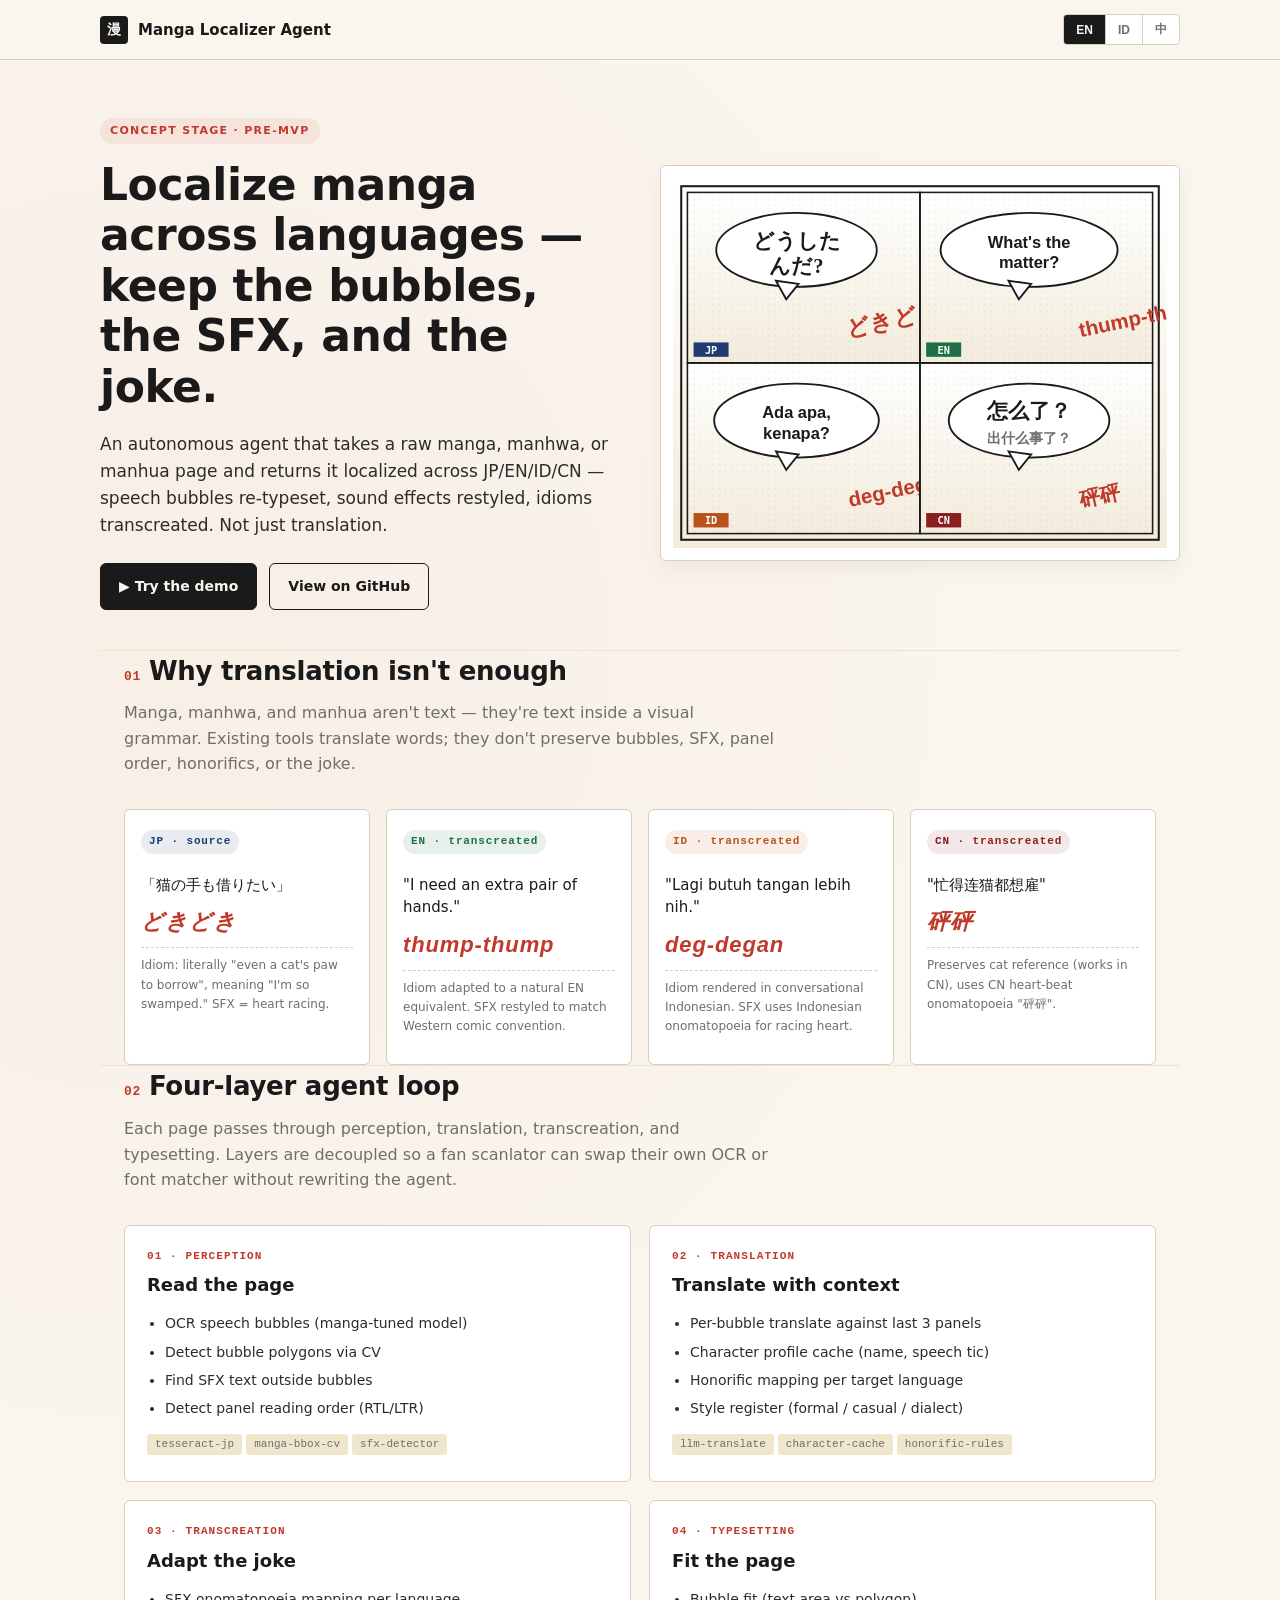
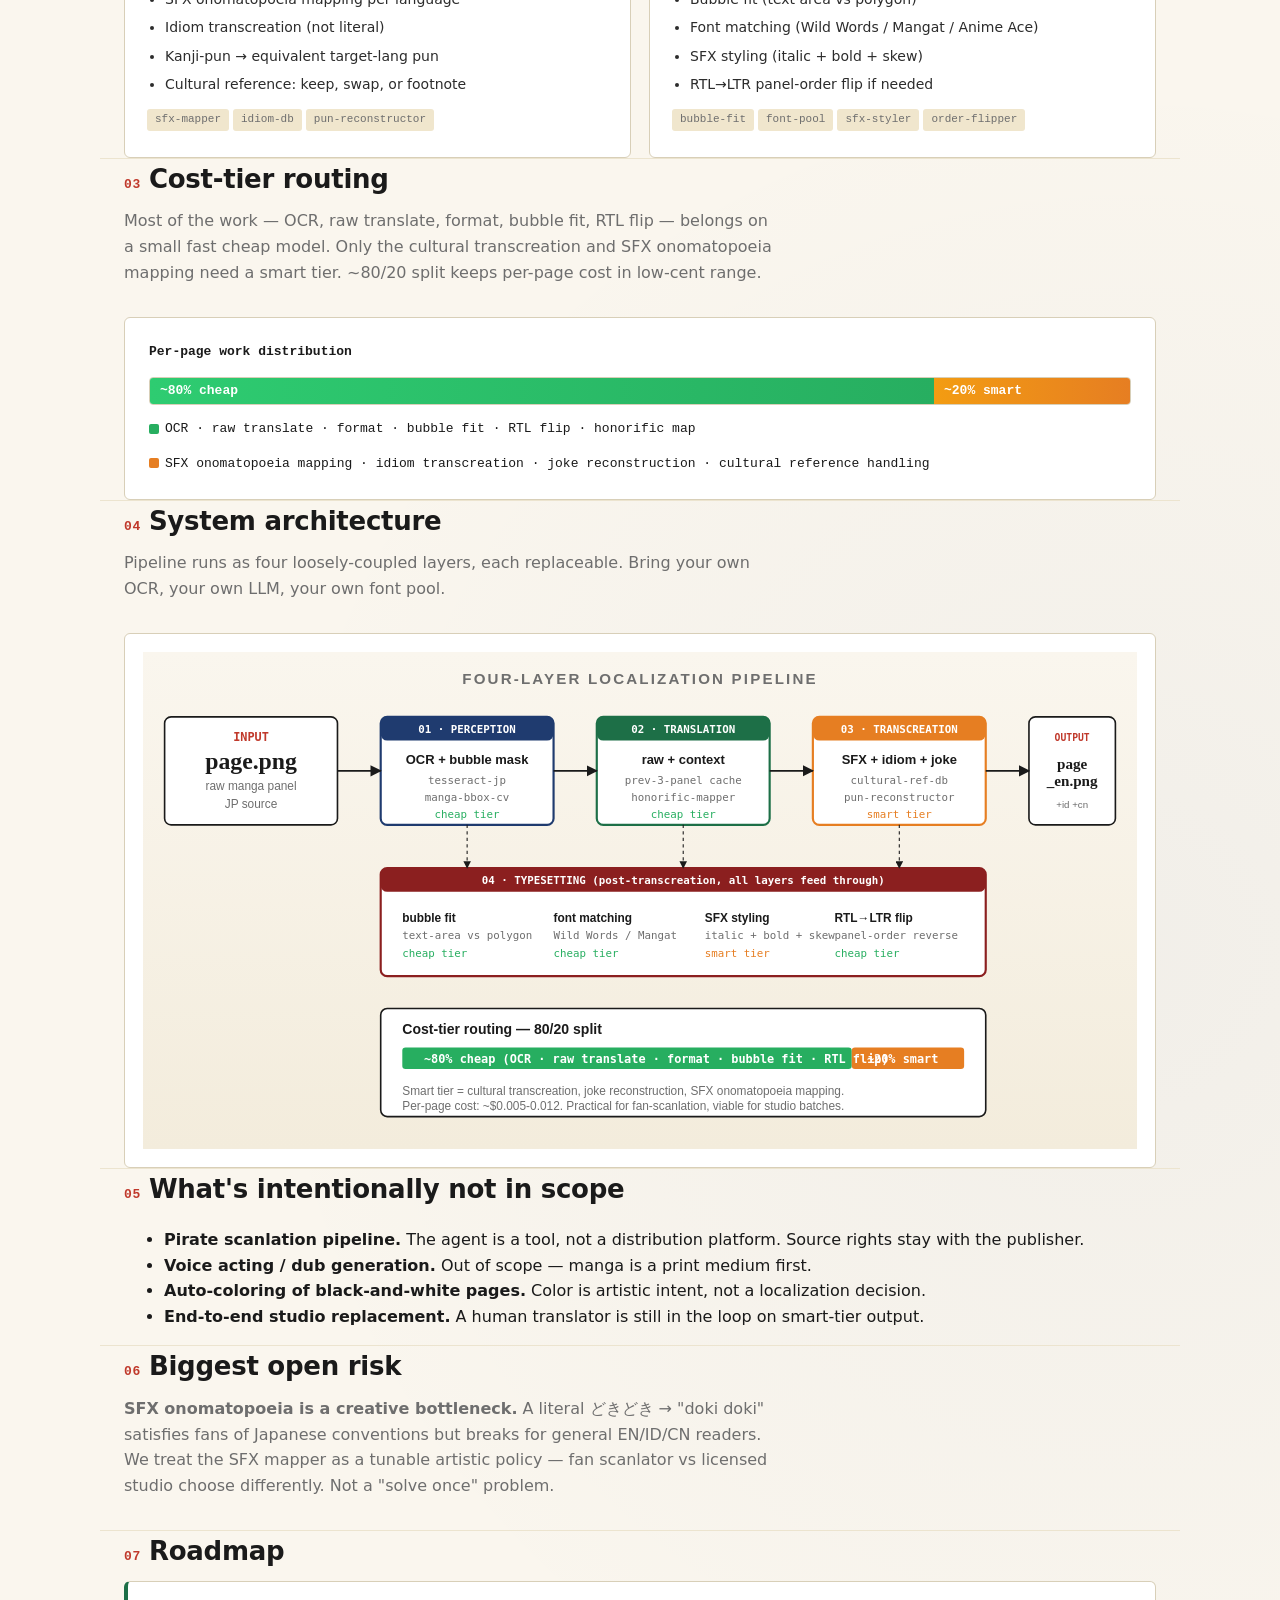
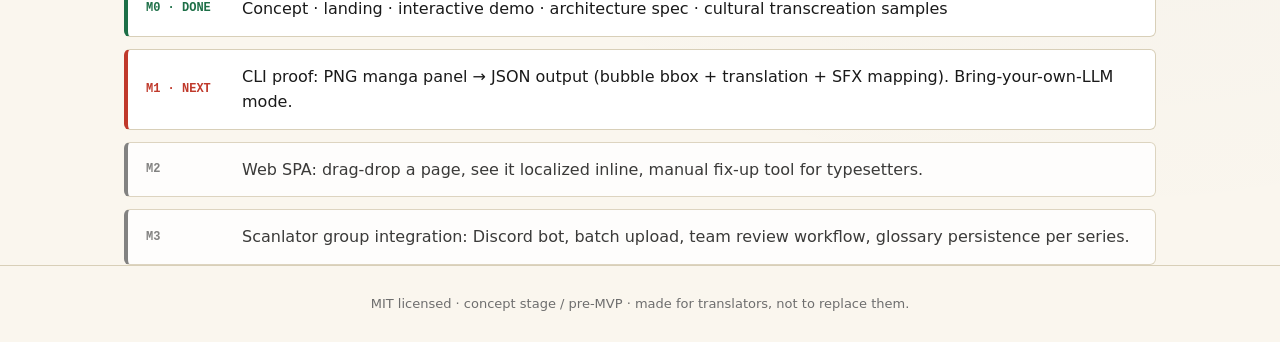
<file: index.html>
<!DOCTYPE html>
<html lang="en">
  <head>
    <meta charset="utf-8" />
    <meta name="viewport" content="width=device-width, initial-scale=1" />
    <title>Manga Localizer Agent — Autonomous AI for cross-language manga, manhwa, and manhua</title>
    <meta name="description" content="An autonomous AI agent that localizes manga, manhwa, and manhua across JP/EN/ID/CN — preserving bubbles, SFX, and cultural transcreation, not just translating text." />
    <link rel="icon" type="image/svg+xml" href="assets/favicon.svg" />
    <link rel="stylesheet" href="assets/style.css?v=1" />

    <meta property="og:type" content="website" />
    <meta property="og:title" content="Manga Localizer Agent" />
    <meta property="og:description" content="Autonomous AI agent that localizes manga across JP/EN/ID/CN — preserves bubbles, SFX, cultural transcreation. Not just translation." />
    <meta property="og:image" content="assets/hero.svg" />
    <meta name="twitter:card" content="summary_large_image" />
    <meta name="twitter:title" content="Manga Localizer Agent" />
    <meta name="twitter:description" content="Cross-language manga localization with cultural transcreation. JP/EN/ID/CN. Bring your own LLM." />

    <script src="assets/i18n.js?v=1"></script>
  </head>
  <body>
    <header class="topbar">
      <div class="wrap topbar-inner">
        <a href="#" class="brand">
          <span class="brand-mark">漫</span>
          <span>Manga Localizer Agent</span>
        </a>
        <div class="lang-switch" role="tablist" aria-label="Language">
          <button data-lang="en" class="active" type="button">EN</button>
          <button data-lang="id" type="button">ID</button>
          <button data-lang="cn" type="button">中</button>
        </div>
      </div>
    </header>

    <header class="hero wrap">
      <div class="hero-grid">
        <div>
          <span class="eyebrow" data-lang-en class="active">Concept stage · Pre-MVP</span>
          <span class="eyebrow" data-lang-id>Tahap konsep · Pra-MVP</span>
          <span class="eyebrow" data-lang-cn>概念阶段 · 预 MVP</span>

          <h1 data-lang-en class="active">Localize manga across languages — keep the bubbles, the SFX, and the joke.</h1>
          <h1 data-lang-id>Lokalisasi manga lintas bahasa — pertahankan bubble, SFX, dan punchline-nya.</h1>
          <h1 data-lang-cn>跨语言本地化漫画 — 保留对话气泡、拟声词与笑点。</h1>

          <p class="lede" data-lang-en class="active">An autonomous agent that takes a raw manga, manhwa, or manhua page and returns it localized across JP/EN/ID/CN — speech bubbles re-typeset, sound effects restyled, idioms transcreated. Not just translation.</p>
          <p class="lede" data-lang-id>Agent otonom yang mengambil satu halaman manga, manhwa, atau manhua mentah, lalu mengembalikannya dalam JP/EN/ID/CN — bubble di-typeset ulang, SFX di-restyle, idiom di-transcreate. Bukan sekadar terjemahan.</p>
          <p class="lede" data-lang-cn>一个自主代理：输入一页漫画原稿（漫画／漫画／漫画），输出 JP/EN/ID/CN 四语本地化版本 — 对话气泡重新排版、拟声词重新设计、习语创译。不只是翻译。</p>

          <div class="cta-row">
            <a class="btn" href="demo/" data-lang-en class="active">▶ Try the demo</a>
            <a class="btn" href="demo/" data-lang-id>▶ Coba demo</a>
            <a class="btn" href="demo/" data-lang-cn>▶ 试用演示</a>

            <a class="btn ghost" href="https://github.com/vormolepto-del/Manga-Localizer-Agent" data-lang-en class="active">View on GitHub</a>
            <a class="btn ghost" href="https://github.com/vormolepto-del/Manga-Localizer-Agent" data-lang-id>Lihat di GitHub</a>
            <a class="btn ghost" href="https://github.com/vormolepto-del/Manga-Localizer-Agent" data-lang-cn>查看 GitHub</a>
          </div>
        </div>

        <div class="hero-art">
          <img src="assets/hero.svg" alt="Four manga panels showing the same scene localized into JP, EN, ID, and CN" />
        </div>
      </div>
    </header>

    <section class="wrap" id="why">
      <h2><span class="num">01</span><span data-lang-en class="active">Why translation isn't enough</span><span data-lang-id>Kenapa terjemahan biasa tidak cukup</span><span data-lang-cn>为何单纯翻译远远不够</span></h2>

      <p class="section-sub" data-lang-en class="active">Manga, manhwa, and manhua aren't text — they're text inside a visual grammar. Existing tools translate words; they don't preserve bubbles, SFX, panel order, honorifics, or the joke.</p>
      <p class="section-sub" data-lang-id>Manga, manhwa, dan manhua bukan teks polos — mereka teks di dalam tata visual. Tools yang ada menerjemah kata saja; tidak menjaga bubble, SFX, urutan panel, honorific, atau punchline.</p>
      <p class="section-sub" data-lang-cn>漫画／漫画／漫画不只是文字，而是嵌在视觉语法中的文字。现有工具只翻译字词，无法保留气泡、拟声词、阅读顺序、敬称或笑点。</p>

      <div class="compare">
        <div class="panel">
          <span class="panel-tag tag-jp">JP · source</span>
          <p class="bubble-text">「猫の手も借りたい」</p>
          <p class="sfx">どきどき</p>
          <p class="note" data-lang-en class="active">Idiom: literally "even a cat's paw to borrow", meaning "I'm so swamped." SFX = heart racing.</p>
          <p class="note" data-lang-id>Idiom: harfiah "pinjam tangan kucing pun mau", artinya "lagi sibuk banget". SFX = jantung berdebar.</p>
          <p class="note" data-lang-cn>俗语字面"连猫爪都想借"，实际意思是"忙得不可开交"。拟声词 = 心跳加速。</p>
        </div>
        <div class="panel">
          <span class="panel-tag tag-en">EN · transcreated</span>
          <p class="bubble-text">"I need an extra pair of hands."</p>
          <p class="sfx">thump-thump</p>
          <p class="note" data-lang-en class="active">Idiom adapted to a natural EN equivalent. SFX restyled to match Western comic convention.</p>
          <p class="note" data-lang-id>Idiom diadaptasi ke padanan EN alami. SFX di-restyle ke konvensi komik Barat.</p>
          <p class="note" data-lang-cn>习语转换为自然的英文对等表达。拟声词按西方漫画风格重新设计。</p>
        </div>
        <div class="panel">
          <span class="panel-tag tag-id">ID · transcreated</span>
          <p class="bubble-text">"Lagi butuh tangan lebih nih."</p>
          <p class="sfx">deg-degan</p>
          <p class="note" data-lang-en class="active">Idiom rendered in conversational Indonesian. SFX uses Indonesian onomatopoeia for racing heart.</p>
          <p class="note" data-lang-id>Idiom diterjemahkan ke Bahasa Indonesia percakapan. SFX pakai onomatope Indonesia untuk debaran jantung.</p>
          <p class="note" data-lang-cn>用印尼日常口语表达。拟声词改用印尼语对应的"deg-degan"。</p>
        </div>
        <div class="panel">
          <span class="panel-tag tag-cn">CN · transcreated</span>
          <p class="bubble-text">"忙得连猫都想雇"</p>
          <p class="sfx">砰砰</p>
          <p class="note" data-lang-en class="active">Preserves cat reference (works in CN), uses CN heart-beat onomatopoeia "砰砰".</p>
          <p class="note" data-lang-id>Mempertahankan referensi kucing (bisa di CN), pakai onomatope debar jantung CN "砰砰".</p>
          <p class="note" data-lang-cn>保留"猫"意象（中文中可行），使用中文心跳拟声词"砰砰"。</p>
        </div>
      </div>
    </section>

    <section class="wrap" id="loop">
      <h2><span class="num">02</span><span data-lang-en class="active">Four-layer agent loop</span><span data-lang-id>Loop empat lapis</span><span data-lang-cn>四层代理流程</span></h2>

      <p class="section-sub" data-lang-en class="active">Each page passes through perception, translation, transcreation, and typesetting. Layers are decoupled so a fan scanlator can swap their own OCR or font matcher without rewriting the agent.</p>
      <p class="section-sub" data-lang-id>Tiap halaman melewati persepsi, terjemahan, transcreate, lalu typesetting. Lapis-lapis ini terpisah supaya scanlator bisa ganti OCR atau font matcher sendiri tanpa rewrite agent.</p>
      <p class="section-sub" data-lang-cn>每一页依次通过感知、翻译、创译、排版四层。各层解耦，民间汉化组可替换自己的 OCR 或字型匹配器，无需改写代理。</p>

      <div class="layers">
        <div class="layer">
          <div class="layer-num">01 · PERCEPTION</div>
          <h3 data-lang-en class="active">Read the page</h3>
          <h3 data-lang-id>Baca halaman</h3>
          <h3 data-lang-cn>读取页面</h3>
          <ul data-lang-en class="active">
            <li>OCR speech bubbles (manga-tuned model)</li>
            <li>Detect bubble polygons via CV</li>
            <li>Find SFX text outside bubbles</li>
            <li>Detect panel reading order (RTL/LTR)</li>
          </ul>
          <ul data-lang-id>
            <li>OCR bubble dialog (model khusus manga)</li>
            <li>Deteksi polygon bubble via CV</li>
            <li>Cari teks SFX di luar bubble</li>
            <li>Deteksi urutan baca panel (RTL/LTR)</li>
          </ul>
          <ul data-lang-cn>
            <li>对漫画对话气泡进行 OCR（漫画专用模型）</li>
            <li>用 CV 检测气泡多边形</li>
            <li>识别气泡外的拟声词</li>
            <li>判断阅读顺序（从右到左 / 从左到右）</li>
          </ul>
          <div class="tools"><span>tesseract-jp</span><span>manga-bbox-cv</span><span>sfx-detector</span></div>
        </div>

        <div class="layer">
          <div class="layer-num">02 · TRANSLATION</div>
          <h3 data-lang-en class="active">Translate with context</h3>
          <h3 data-lang-id>Terjemah dengan konteks</h3>
          <h3 data-lang-cn>结合上下文翻译</h3>
          <ul data-lang-en class="active">
            <li>Per-bubble translate against last 3 panels</li>
            <li>Character profile cache (name, speech tic)</li>
            <li>Honorific mapping per target language</li>
            <li>Style register (formal / casual / dialect)</li>
          </ul>
          <ul data-lang-id>
            <li>Translate per bubble dengan konteks 3 panel terakhir</li>
            <li>Cache profil karakter (nama, ciri bicara)</li>
            <li>Mapping honorific per bahasa target</li>
            <li>Register gaya (formal / kasual / dialek)</li>
          </ul>
          <ul data-lang-cn>
            <li>结合前 3 格上下文逐气泡翻译</li>
            <li>角色档案缓存（姓名、口癖）</li>
            <li>按目标语言映射敬称</li>
            <li>风格语域（正式 / 口语 / 方言）</li>
          </ul>
          <div class="tools"><span>llm-translate</span><span>character-cache</span><span>honorific-rules</span></div>
        </div>

        <div class="layer">
          <div class="layer-num">03 · TRANSCREATION</div>
          <h3 data-lang-en class="active">Adapt the joke</h3>
          <h3 data-lang-id>Adaptasi punchline</h3>
          <h3 data-lang-cn>笑点本地化</h3>
          <ul data-lang-en class="active">
            <li>SFX onomatopoeia mapping per language</li>
            <li>Idiom transcreation (not literal)</li>
            <li>Kanji-pun → equivalent target-lang pun</li>
            <li>Cultural reference: keep, swap, or footnote</li>
          </ul>
          <ul data-lang-id>
            <li>Mapping onomatope SFX per bahasa</li>
            <li>Transcreate idiom (bukan harfiah)</li>
            <li>Pun berbasis kanji → padanan pun bahasa target</li>
            <li>Referensi budaya: pertahankan, ganti, atau footnote</li>
          </ul>
          <ul data-lang-cn>
            <li>各语言拟声词映射</li>
            <li>习语创译（非直译）</li>
            <li>汉字双关 → 目标语言对应双关</li>
            <li>文化参照：保留、替换或加注</li>
          </ul>
          <div class="tools"><span>sfx-mapper</span><span>idiom-db</span><span>pun-reconstructor</span></div>
        </div>

        <div class="layer">
          <div class="layer-num">04 · TYPESETTING</div>
          <h3 data-lang-en class="active">Fit the page</h3>
          <h3 data-lang-id>Pas-kan halaman</h3>
          <h3 data-lang-cn>适配排版</h3>
          <ul data-lang-en class="active">
            <li>Bubble fit (text area vs polygon)</li>
            <li>Font matching (Wild Words / Mangat / Anime Ace)</li>
            <li>SFX styling (italic + bold + skew)</li>
            <li>RTL→LTR panel-order flip if needed</li>
          </ul>
          <ul data-lang-id>
            <li>Bubble fit (luas teks vs polygon)</li>
            <li>Pencocokan font (Wild Words / Mangat / Anime Ace)</li>
            <li>Styling SFX (italic + bold + skew)</li>
            <li>Flip urutan panel RTL→LTR jika perlu</li>
          </ul>
          <ul data-lang-cn>
            <li>气泡适配（文本面积 vs 多边形）</li>
            <li>字型匹配（Wild Words / Mangat / Anime Ace）</li>
            <li>拟声词风格（斜体 + 粗体 + 倾斜）</li>
            <li>必要时翻转阅读顺序（RTL→LTR）</li>
          </ul>
          <div class="tools"><span>bubble-fit</span><span>font-pool</span><span>sfx-styler</span><span>order-flipper</span></div>
        </div>
      </div>
    </section>

    <section class="wrap" id="cost">
      <h2><span class="num">03</span><span data-lang-en class="active">Cost-tier routing</span><span data-lang-id>Cost-tier routing</span><span data-lang-cn>分级成本路由</span></h2>

      <p class="section-sub" data-lang-en class="active">Most of the work — OCR, raw translate, format, bubble fit, RTL flip — belongs on a small fast cheap model. Only the cultural transcreation and SFX onomatopoeia mapping need a smart tier. ~80/20 split keeps per-page cost in low-cent range.</p>
      <p class="section-sub" data-lang-id>Sebagian besar pekerjaan — OCR, translate mentah, format, bubble fit, flip RTL — cocok di model kecil cepat murah. Hanya transcreate budaya dan SFX yang butuh tier pintar. Split ~80/20 jaga biaya per halaman di kisaran sen rendah.</p>
      <p class="section-sub" data-lang-cn>大部分工作 — OCR、原始翻译、格式化、气泡适配、阅读顺序翻转 — 都适合便宜小模型。仅文化创译与拟声词映射需要高阶层。~80/20 分配将每页成本控制在分级范围内。</p>

      <div class="tier">
        <div>
          <strong data-lang-en class="active">Per-page work distribution</strong>
          <strong data-lang-id>Distribusi kerja per halaman</strong>
          <strong data-lang-cn>每页工作分配</strong>
        </div>
        <div class="tier-bar">
          <div class="tier-cheap">~80% cheap</div>
          <div class="tier-smart">~20% smart</div>
        </div>
        <div class="tier-legend">
          <div><span class="tier-dot cheap"></span><span data-lang-en class="active">OCR · raw translate · format · bubble fit · RTL flip · honorific map</span><span data-lang-id>OCR · translate mentah · format · bubble fit · flip RTL · map honorific</span><span data-lang-cn>OCR · 原始翻译 · 格式化 · 气泡适配 · 顺序翻转 · 敬称映射</span></div>
        </div>
        <div class="tier-legend">
          <div><span class="tier-dot smart"></span><span data-lang-en class="active">SFX onomatopoeia mapping · idiom transcreation · joke reconstruction · cultural reference handling</span><span data-lang-id>Mapping onomatope SFX · transcreate idiom · rekonstruksi joke · handling referensi budaya</span><span data-lang-cn>拟声词映射 · 习语创译 · 笑点重构 · 文化参照处理</span></div>
        </div>
      </div>
    </section>

    <section class="wrap" id="arch">
      <h2><span class="num">04</span><span data-lang-en class="active">System architecture</span><span data-lang-id>Arsitektur sistem</span><span data-lang-cn>系统架构</span></h2>

      <p class="section-sub" data-lang-en class="active">Pipeline runs as four loosely-coupled layers, each replaceable. Bring your own OCR, your own LLM, your own font pool.</p>
      <p class="section-sub" data-lang-id>Pipeline jalan sebagai empat lapis yang loose-coupled, masing-masing bisa diganti. Bawa OCR sendiri, LLM sendiri, font pool sendiri.</p>
      <p class="section-sub" data-lang-cn>流程为四层松耦合架构，每一层均可替换。可自带 OCR、LLM、字型库。</p>

      <div class="arch">
        <img src="assets/architecture.svg" alt="Four-layer architecture: input page, perception, translation, transcreation, typesetting, output page" />
      </div>
    </section>

    <section class="wrap" id="scope">
      <h2><span class="num">05</span><span data-lang-en class="active">What's intentionally not in scope</span><span data-lang-id>Yang sengaja tidak masuk scope</span><span data-lang-cn>明确不纳入范围</span></h2>

      <ul data-lang-en class="active">
        <li><strong>Pirate scanlation pipeline.</strong> The agent is a tool, not a distribution platform. Source rights stay with the publisher.</li>
        <li><strong>Voice acting / dub generation.</strong> Out of scope — manga is a print medium first.</li>
        <li><strong>Auto-coloring of black-and-white pages.</strong> Color is artistic intent, not a localization decision.</li>
        <li><strong>End-to-end studio replacement.</strong> A human translator is still in the loop on smart-tier output.</li>
      </ul>
      <ul data-lang-id>
        <li><strong>Pipeline scanlation bajakan.</strong> Agent ini alat, bukan platform distribusi. Hak sumber tetap milik penerbit.</li>
        <li><strong>Voice acting / dub.</strong> Di luar scope — manga adalah medium cetak.</li>
        <li><strong>Pewarnaan otomatis halaman hitam-putih.</strong> Warna adalah niat artistik, bukan keputusan lokalisasi.</li>
        <li><strong>Mengganti studio penuh.</strong> Penerjemah manusia tetap di loop untuk output smart-tier.</li>
      </ul>
      <ul data-lang-cn>
        <li><strong>盗版汉化分发管道。</strong>本代理是工具，不是分发平台。版权归出版方。</li>
        <li><strong>配音 / 配音生成。</strong>不在范围 — 漫画首先是印刷媒介。</li>
        <li><strong>黑白页自动上色。</strong>色彩属艺术决定，非本地化决定。</li>
        <li><strong>完全替代工作室。</strong>智能层输出仍需人工译者把关。</li>
      </ul>
    </section>

    <section class="wrap" id="risk">
      <h2><span class="num">06</span><span data-lang-en class="active">Biggest open risk</span><span data-lang-id>Risiko terbuka terbesar</span><span data-lang-cn>最大未解风险</span></h2>

      <p class="section-sub" data-lang-en class="active"><strong>SFX onomatopoeia is a creative bottleneck.</strong> A literal どきどき → "doki doki" satisfies fans of Japanese conventions but breaks for general EN/ID/CN readers. We treat the SFX mapper as a tunable artistic policy — fan scanlator vs licensed studio choose differently. Not a "solve once" problem.</p>
      <p class="section-sub" data-lang-id><strong>SFX onomatope adalah bottleneck kreatif.</strong> どきどき → "doki doki" harfiah memuaskan fans konvensi Jepang tapi gagal untuk pembaca umum EN/ID/CN. SFX mapper kami perlakukan sebagai kebijakan artistik yang bisa di-tune — scanlator fan vs studio lisensi pilih beda. Bukan masalah "selesai sekali".</p>
      <p class="section-sub" data-lang-cn><strong>拟声词本地化是创意瓶颈。</strong>「どきどき」直译为 "doki doki" 能讨好日漫核心粉，但对一般 EN/ID/CN 读者会不通。我们把拟声词映射当作可调艺术策略 — 民间汉化组与官方授权工作室会做不同选择。不是"一次解决"的问题。</p>
    </section>

    <section class="wrap" id="roadmap">
      <h2><span class="num">07</span><span data-lang-en class="active">Roadmap</span><span data-lang-id>Roadmap</span><span data-lang-cn>路线图</span></h2>

      <div class="roadmap">
        <div class="milestone done">
          <div class="m-tag">M0 · DONE</div>
          <div data-lang-en class="active">Concept · landing · interactive demo · architecture spec · cultural transcreation samples</div>
          <div data-lang-id>Konsep · landing · demo interaktif · spec arsitektur · contoh transcreate budaya</div>
          <div data-lang-cn>概念 · 着陆页 · 交互演示 · 架构文档 · 创译示例</div>
        </div>
        <div class="milestone now">
          <div class="m-tag">M1 · NEXT</div>
          <div data-lang-en class="active">CLI proof: PNG manga panel → JSON output (bubble bbox + translation + SFX mapping). Bring-your-own-LLM mode.</div>
          <div data-lang-id>Bukti CLI: panel manga PNG → output JSON (bbox bubble + terjemahan + mapping SFX). Mode bawa LLM sendiri.</div>
          <div data-lang-cn>命令行验证：PNG 漫画 → JSON 输出（气泡 bbox + 翻译 + 拟声词映射）。可自带 LLM。</div>
        </div>
        <div class="milestone next">
          <div class="m-tag">M2</div>
          <div data-lang-en class="active">Web SPA: drag-drop a page, see it localized inline, manual fix-up tool for typesetters.</div>
          <div data-lang-id>Web SPA: drag-drop halaman, lihat lokalisasi inline, tool fix-up manual untuk typesetter.</div>
          <div data-lang-cn>Web SPA：拖入一页，实时显示本地化结果，提供排版师手工修整工具。</div>
        </div>
        <div class="milestone next">
          <div class="m-tag">M3</div>
          <div data-lang-en class="active">Scanlator group integration: Discord bot, batch upload, team review workflow, glossary persistence per series.</div>
          <div data-lang-id>Integrasi grup scanlator: Discord bot, upload batch, workflow review tim, glossary persisten per seri.</div>
          <div data-lang-cn>汉化组整合：Discord 机器人、批量上传、团队审稿流程、按系列保留术语表。</div>
        </div>
      </div>
    </section>

    <footer>
      <div class="wrap">
        <div data-lang-en class="active">MIT licensed · concept stage / pre-MVP · made for translators, not to replace them.</div>
        <div data-lang-id>Lisensi MIT · tahap konsep / pra-MVP · dibuat untuk penerjemah, bukan menggantikan mereka.</div>
        <div data-lang-cn>MIT 许可 · 概念阶段 / 预 MVP · 为译者而造，不是取代译者。</div>
      </div>
    </footer>
  </body>
</html>
</file>
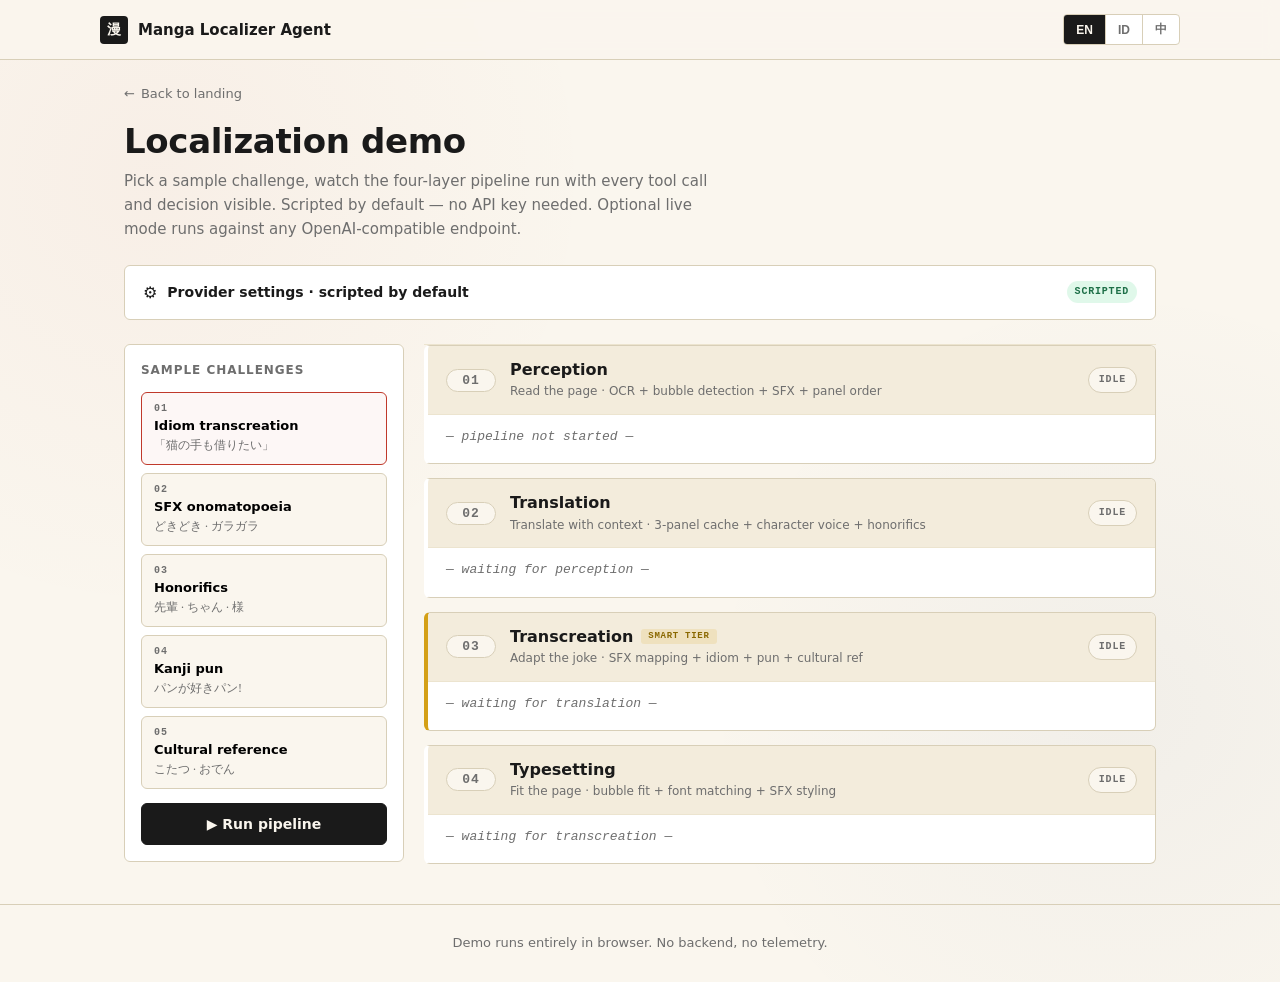
<file: demo/index.html>
<!DOCTYPE html>
<html lang="en">
  <head>
    <meta charset="utf-8" />
    <meta name="viewport" content="width=device-width, initial-scale=1" />
    <title>Demo · Manga Localizer Agent</title>
    <link rel="icon" type="image/svg+xml" href="../assets/favicon.svg" />
    <link rel="stylesheet" href="../assets/style.css?v=7" />
    <link rel="stylesheet" href="demo.css?v=7" />
    <script src="../assets/i18n.js?v=7"></script>
    <script src="demo.js?v=7" defer></script>
  </head>
  <body>
    <header class="topbar">
      <div class="wrap topbar-inner">
        <a href="../" class="brand">
          <span class="brand-mark">漫</span>
          <span>Manga Localizer Agent</span>
        </a>
        <div class="lang-switch" role="tablist" aria-label="UI language">
          <button data-lang="en" class="active" type="button">EN</button>
          <button data-lang="id" type="button">ID</button>
          <button data-lang="cn" type="button">中</button>
        </div>
      </div>
    </header>

    <main class="wrap">
      <a class="demo-back" href="../">← <span data-lang-en class="active">Back to landing</span><span data-lang-id>Kembali ke landing</span><span data-lang-cn>返回首页</span></a>

      <h1 class="demo-h1" data-lang-en class="active">Localization demo</h1>
      <h1 class="demo-h1" data-lang-id>Demo lokalisasi</h1>
      <h1 class="demo-h1" data-lang-cn>本地化演示</h1>

      <p class="demo-sub" data-lang-en class="active">Pick a sample challenge, watch the four-layer pipeline run with every tool call and decision visible. Scripted by default — no API key needed. Optional live mode runs against any OpenAI-compatible endpoint.</p>
      <p class="demo-sub" data-lang-id>Pilih sample challenge, lihat pipeline empat lapis berjalan dengan setiap tool call dan keputusan terlihat. Default scripted — tidak butuh API key. Mode live opsional jalan di endpoint OpenAI-compatible apapun.</p>
      <p class="demo-sub" data-lang-cn>选择示例挑战，观看四层流程运行，每次工具调用与决策全程可见。默认脚本模式，无需 API 密钥。可选实时模式可对接任意 OpenAI 兼容端点。</p>

      <details class="provider-panel" id="provider-panel">
        <summary>
          <span class="prov-icon">⚙</span>
          <span data-lang-en class="active">Provider settings · scripted by default</span>
          <span data-lang-id>Pengaturan provider · default scripted</span>
          <span data-lang-cn>提供商设置 · 默认脚本</span>
          <span class="prov-mode-pill" id="prov-mode-pill">SCRIPTED</span>
        </summary>
        <div class="prov-body">
          <div class="prov-row">
            <label data-lang-en class="active">Mode</label>
            <label data-lang-id>Mode</label>
            <label data-lang-cn>模式</label>
            <select id="prov-mode">
              <option value="scripted">Scripted (no key)</option>
              <option value="live">Live API (bring your own)</option>
            </select>
          </div>
          <div class="prov-row">
            <label data-lang-en class="active">Preset</label>
            <label data-lang-id>Preset</label>
            <label data-lang-cn>预设</label>
            <select id="prov-preset">
              <option value="mimo">Xiaomi MiMo</option>
              <option value="openai">OpenAI</option>
              <option value="groq">Groq</option>
              <option value="xai">xAI</option>
              <option value="together">Together AI</option>
              <option value="custom">Custom (OpenAI-compatible)</option>
            </select>
          </div>
          <div class="prov-row">
            <label>Base URL</label>
            <input type="text" id="prov-base" placeholder="https://api.openai.com/v1" />
          </div>
          <div class="prov-row">
            <label>Model</label>
            <input type="text" id="prov-model" placeholder="gpt-4o-mini" />
          </div>
          <div class="prov-row">
            <label>API key</label>
            <input type="password" id="prov-key" placeholder="sk-..." autocomplete="off" />
          </div>
          <p class="prov-note" data-lang-en class="active">Key stays in your browser localStorage. Direct browser → provider call. Provider must allow CORS.</p>
          <p class="prov-note" data-lang-id>Key disimpan di localStorage browser. Panggilan langsung browser → provider. Provider wajib izinkan CORS.</p>
          <p class="prov-note" data-lang-cn>密钥仅保存在浏览器 localStorage。浏览器直连提供商调用。提供商需开启 CORS。</p>
        </div>
      </details>

      <div class="demo-shell">
        <aside class="sample-pick" aria-label="Sample picker">
          <h3 data-lang-en class="active">Sample challenges</h3>
          <h3 data-lang-id>Sample challenge</h3>
          <h3 data-lang-cn>示例挑战</h3>

          <div class="samples">
            <button class="sample active" data-sample="idiom" type="button">
              <span class="sample-num">01</span>
              <strong data-lang-en class="active">Idiom transcreation</strong>
              <strong data-lang-id>Transcreate idiom</strong>
              <strong data-lang-cn>习语创译</strong>
              <span class="sample-jp">「猫の手も借りたい」</span>
            </button>
            <button class="sample" data-sample="sfx" type="button">
              <span class="sample-num">02</span>
              <strong data-lang-en class="active">SFX onomatopoeia</strong>
              <strong data-lang-id>Onomatope SFX</strong>
              <strong data-lang-cn>拟声词</strong>
              <span class="sample-jp">どきどき · ガラガラ</span>
            </button>
            <button class="sample" data-sample="honorific" type="button">
              <span class="sample-num">03</span>
              <strong data-lang-en class="active">Honorifics</strong>
              <strong data-lang-id>Honorific</strong>
              <strong data-lang-cn>敬称</strong>
              <span class="sample-jp">先輩 · ちゃん · 様</span>
            </button>
            <button class="sample" data-sample="pun" type="button">
              <span class="sample-num">04</span>
              <strong data-lang-en class="active">Kanji pun</strong>
              <strong data-lang-id>Pun kanji</strong>
              <strong data-lang-cn>汉字双关</strong>
              <span class="sample-jp">パンが好きパン!</span>
            </button>
            <button class="sample" data-sample="culture" type="button">
              <span class="sample-num">05</span>
              <strong data-lang-en class="active">Cultural reference</strong>
              <strong data-lang-id>Referensi budaya</strong>
              <strong data-lang-cn>文化参照</strong>
              <span class="sample-jp">こたつ · おでん</span>
            </button>
          </div>

          <button class="run-btn" id="run-btn" type="button">
            <span data-lang-en class="active">▶ Run pipeline</span>
            <span data-lang-id>▶ Jalankan pipeline</span>
            <span data-lang-cn>▶ 运行流程</span>
          </button>
        </aside>

        <section class="output" aria-label="Pipeline output">
          <div class="phases" id="phases">

            <article class="phase" data-layer="1" id="phase-1">
              <header class="phase-head">
                <span class="phase-num">01</span>
                <div class="phase-title">
                  <h3 data-lang-en class="active">Perception</h3>
                  <h3 data-lang-id>Persepsi</h3>
                  <h3 data-lang-cn>感知</h3>
                  <p class="phase-sub" data-lang-en class="active">Read the page · OCR + bubble detection + SFX + panel order</p>
                  <p class="phase-sub" data-lang-id>Baca halaman · OCR + deteksi bubble + SFX + urutan panel</p>
                  <p class="phase-sub" data-lang-cn>读取页面 · OCR + 气泡检测 + 拟声词 + 阅读顺序</p>
                </div>
                <span class="phase-pill" data-status="idle">
                  <span data-lang-en class="active">idle</span>
                  <span data-lang-id>siap</span>
                  <span data-lang-cn>待运行</span>
                </span>
              </header>
              <div class="phase-body">
                <ul class="tool-calls" data-empty="true">
                  <li class="tool-empty" data-lang-en class="active">— pipeline not started —</li>
                  <li class="tool-empty" data-lang-id>— pipeline belum mulai —</li>
                  <li class="tool-empty" data-lang-cn>— 流程未开始 —</li>
                </ul>
              </div>
            </article>

            <article class="phase" data-layer="2" id="phase-2">
              <header class="phase-head">
                <span class="phase-num">02</span>
                <div class="phase-title">
                  <h3 data-lang-en class="active">Translation</h3>
                  <h3 data-lang-id>Terjemahan</h3>
                  <h3 data-lang-cn>翻译</h3>
                  <p class="phase-sub" data-lang-en class="active">Translate with context · 3-panel cache + character voice + honorifics</p>
                  <p class="phase-sub" data-lang-id>Terjemah dengan konteks · cache 3 panel + suara karakter + honorific</p>
                  <p class="phase-sub" data-lang-cn>结合上下文翻译 · 3 格缓存 + 角色口吻 + 敬称</p>
                </div>
                <span class="phase-pill" data-status="idle">
                  <span data-lang-en class="active">idle</span>
                  <span data-lang-id>siap</span>
                  <span data-lang-cn>待运行</span>
                </span>
              </header>
              <div class="phase-body">
                <ul class="tool-calls" data-empty="true">
                  <li class="tool-empty" data-lang-en class="active">— waiting for perception —</li>
                  <li class="tool-empty" data-lang-id>— menunggu persepsi —</li>
                  <li class="tool-empty" data-lang-cn>— 等待感知 —</li>
                </ul>
              </div>
            </article>

            <article class="phase smart" data-layer="3" id="phase-3">
              <header class="phase-head">
                <span class="phase-num">03</span>
                <div class="phase-title">
                  <h3 data-lang-en class="active">Transcreation <span class="tier-badge">smart tier</span></h3>
                  <h3 data-lang-id>Transcreate <span class="tier-badge">smart tier</span></h3>
                  <h3 data-lang-cn>创译 <span class="tier-badge">高阶层</span></h3>
                  <p class="phase-sub" data-lang-en class="active">Adapt the joke · SFX mapping + idiom + pun + cultural ref</p>
                  <p class="phase-sub" data-lang-id>Adaptasi punchline · mapping SFX + idiom + pun + referensi budaya</p>
                  <p class="phase-sub" data-lang-cn>笑点本地化 · 拟声词映射 + 习语 + 双关 + 文化参照</p>
                </div>
                <span class="phase-pill" data-status="idle">
                  <span data-lang-en class="active">idle</span>
                  <span data-lang-id>siap</span>
                  <span data-lang-cn>待运行</span>
                </span>
              </header>
              <div class="phase-body">
                <ul class="tool-calls" data-empty="true">
                  <li class="tool-empty" data-lang-en class="active">— waiting for translation —</li>
                  <li class="tool-empty" data-lang-id>— menunggu terjemahan —</li>
                  <li class="tool-empty" data-lang-cn>— 等待翻译 —</li>
                </ul>
              </div>
            </article>

            <article class="phase" data-layer="4" id="phase-4">
              <header class="phase-head">
                <span class="phase-num">04</span>
                <div class="phase-title">
                  <h3 data-lang-en class="active">Typesetting</h3>
                  <h3 data-lang-id>Typesetting</h3>
                  <h3 data-lang-cn>排版</h3>
                  <p class="phase-sub" data-lang-en class="active">Fit the page · bubble fit + font matching + SFX styling</p>
                  <p class="phase-sub" data-lang-id>Pas-kan halaman · bubble fit + font matching + styling SFX</p>
                  <p class="phase-sub" data-lang-cn>适配排版 · 气泡适配 + 字型匹配 + 拟声词风格</p>
                </div>
                <span class="phase-pill" data-status="idle">
                  <span data-lang-en class="active">idle</span>
                  <span data-lang-id>siap</span>
                  <span data-lang-cn>待运行</span>
                </span>
              </header>
              <div class="phase-body">
                <ul class="tool-calls" data-empty="true">
                  <li class="tool-empty" data-lang-en class="active">— waiting for transcreation —</li>
                  <li class="tool-empty" data-lang-id>— menunggu transcreate —</li>
                  <li class="tool-empty" data-lang-cn>— 等待创译 —</li>
                </ul>
              </div>
            </article>

          </div>

          <div class="result-grid" id="result-grid" hidden>
            <header class="result-head">
              <h3 data-lang-en class="active">Localized output · 4 languages</h3>
              <h3 data-lang-id>Hasil lokalisasi · 4 bahasa</h3>
              <h3 data-lang-cn>本地化输出 · 4 种语言</h3>
            </header>
            <div class="result-cards">
              <div class="result-card jp">
                <div class="result-tag tag-jp">JP · source</div>
                <div class="result-bubble" id="r-jp"></div>
                <div class="result-sfx" id="r-sfx-jp"></div>
              </div>
              <div class="result-card en">
                <div class="result-tag tag-en">EN</div>
                <div class="result-bubble" id="r-en"></div>
                <div class="result-sfx" id="r-sfx-en"></div>
              </div>
              <div class="result-card id">
                <div class="result-tag tag-id">ID</div>
                <div class="result-bubble" id="r-id"></div>
                <div class="result-sfx" id="r-sfx-id"></div>
              </div>
              <div class="result-card cn">
                <div class="result-tag tag-cn">CN</div>
                <div class="result-bubble" id="r-cn"></div>
                <div class="result-sfx" id="r-sfx-cn"></div>
              </div>
            </div>
          </div>
        </section>
      </div>
    </main>

    <footer>
      <div class="wrap">
        <span data-lang-en class="active">Demo runs entirely in browser. No backend, no telemetry.</span>
        <span data-lang-id>Demo jalan sepenuhnya di browser. Tidak ada backend, tidak ada telemetry.</span>
        <span data-lang-cn>演示完全在浏览器中运行，无后端、无遥测。</span>
      </div>
    </footer>
  </body>
</html>
</file>
<file: assets/style.css>
/* Manga Localizer Agent — landing styles
 * Palette: ink-paper light theme with manga-screen-tone accents.
 * Typeface: stack picks JP-aware fonts so SFX samples render correctly.
 */

:root {
  --ink: #1a1a1a;
  --ink-soft: #2c2c2c;
  --ink-mute: #6e6e6e;
  --paper: #faf6ee;
  --paper-warm: #f3ecdc;
  --paper-card: #ffffff;
  --line: #d8cfb8;
  --line-soft: #ece4cf;
  --accent: #c0392b;
  --accent-soft: #e67e22;
  --tone: #f0e6cd;
  --jp: #1f3b6f;
  --en: #1d6f47;
  --id: #b9521a;
  --cn: #8b1f1f;
  --radius: 6px;
  --mono: ui-monospace, "JetBrains Mono", "Cascadia Code", Menlo, monospace;
}

* { box-sizing: border-box; }

html, body {
  margin: 0;
  padding: 0;
  background: var(--paper);
  color: var(--ink);
  font-family: "Noto Sans", "Noto Sans JP", "Noto Sans SC", system-ui, -apple-system, sans-serif;
  font-size: 16px;
  line-height: 1.6;
}

body {
  background-image:
    radial-gradient(circle at 12% 18%, rgba(192, 57, 43, 0.04) 0, transparent 32%),
    radial-gradient(circle at 88% 72%, rgba(31, 59, 111, 0.04) 0, transparent 32%);
}

.wrap { max-width: 1080px; margin: 0 auto; padding: 0 24px; }

a { color: var(--accent); text-decoration: none; border-bottom: 1px dotted currentColor; }
a:hover { color: var(--accent-soft); }

code, pre, .mono { font-family: var(--mono); }

[data-lang-en]:not(.active),
[data-lang-id]:not(.active),
[data-lang-jp]:not(.active),
[data-lang-cn]:not(.active) { display: none !important; }

/* Header */
.topbar {
  position: sticky;
  top: 0;
  z-index: 10;
  background: rgba(250, 246, 238, 0.9);
  backdrop-filter: blur(8px);
  border-bottom: 1px solid var(--line);
}
.topbar-inner {
  display: flex;
  align-items: center;
  justify-content: space-between;
  padding: 14px 0;
}
.brand {
  display: inline-flex;
  align-items: center;
  gap: 10px;
  font-weight: 700;
  font-size: 15px;
  color: var(--ink);
  border: none;
}
.brand-mark {
  width: 28px;
  height: 28px;
  border-radius: 4px;
  background: var(--ink);
  color: var(--paper);
  display: grid;
  place-items: center;
  font-weight: 700;
  font-size: 14px;
}

.lang-switch {
  display: inline-flex;
  gap: 0;
  border: 1px solid var(--line);
  border-radius: 4px;
  overflow: hidden;
  background: var(--paper-card);
}
.lang-switch button {
  appearance: none;
  background: transparent;
  border: none;
  padding: 6px 12px;
  font-size: 12px;
  font-weight: 600;
  cursor: pointer;
  color: var(--ink-mute);
  border-right: 1px solid var(--line);
}
.lang-switch button:last-child { border-right: none; }
.lang-switch button.active {
  background: var(--ink);
  color: var(--paper);
}

/* Hero */
.hero { padding: 56px 0 40px; }
.hero-grid {
  display: grid;
  grid-template-columns: 1fr 1fr;
  gap: 40px;
  align-items: center;
}
@media (max-width: 860px) {
  .hero-grid { grid-template-columns: 1fr; }
}
.eyebrow {
  display: inline-block;
  font-size: 11px;
  font-weight: 700;
  letter-spacing: 0.12em;
  text-transform: uppercase;
  color: var(--accent);
  background: rgba(192, 57, 43, 0.08);
  padding: 4px 10px;
  border-radius: 999px;
  margin-bottom: 16px;
}
h1 {
  font-size: clamp(28px, 4.4vw, 44px);
  line-height: 1.15;
  margin: 0 0 18px;
  font-weight: 800;
  letter-spacing: -0.01em;
}
.lede {
  font-size: 17px;
  color: var(--ink-soft);
  margin: 0 0 24px;
  max-width: 56ch;
}
.hero-art {
  background: var(--paper-card);
  border: 1px solid var(--line);
  border-radius: var(--radius);
  padding: 12px;
  box-shadow: 0 8px 22px rgba(0,0,0,.05);
}
.hero-art img { width: 100%; height: auto; display: block; }

.cta-row { display: flex; gap: 12px; flex-wrap: wrap; }
.btn {
  display: inline-flex;
  align-items: center;
  gap: 8px;
  padding: 11px 18px;
  border-radius: var(--radius);
  font-weight: 600;
  font-size: 14px;
  border: 1px solid var(--ink);
  cursor: pointer;
  background: var(--ink);
  color: var(--paper);
}
.btn:hover { background: var(--accent); border-color: var(--accent); }
.btn.ghost {
  background: transparent;
  color: var(--ink);
}
.btn.ghost:hover { background: var(--ink); color: var(--paper); }

/* Sections */
section { padding: 56px 0; border-top: 1px solid var(--line-soft); }
section h2 {
  font-size: 26px;
  margin: 0 0 8px;
  font-weight: 700;
  letter-spacing: -0.01em;
}
section h2 .num {
  display: inline-block;
  font-family: var(--mono);
  font-size: 13px;
  color: var(--accent);
  margin-right: 8px;
  letter-spacing: 0.05em;
}
.section-sub {
  color: var(--ink-mute);
  margin: 0 0 32px;
  max-width: 64ch;
}

/* Side-by-side comparison panel */
.compare {
  display: grid;
  grid-template-columns: repeat(4, 1fr);
  gap: 16px;
  margin-top: 8px;
}
@media (max-width: 860px) { .compare { grid-template-columns: repeat(2, 1fr); } }
.panel {
  background: var(--paper-card);
  border: 1px solid var(--line);
  border-radius: var(--radius);
  padding: 16px;
}
.panel-tag {
  font-family: var(--mono);
  font-size: 11px;
  font-weight: 700;
  letter-spacing: 0.08em;
  display: inline-block;
  padding: 3px 8px;
  border-radius: 999px;
  margin-bottom: 12px;
}
.tag-jp { background: rgba(31, 59, 111, 0.1); color: var(--jp); }
.tag-en { background: rgba(29, 111, 71, 0.1); color: var(--en); }
.tag-id { background: rgba(185, 82, 26, 0.1); color: var(--id); }
.tag-cn { background: rgba(139, 31, 31, 0.1); color: var(--cn); }
.bubble-text {
  font-size: 15px;
  line-height: 1.5;
  margin: 8px 0;
  font-weight: 500;
}
.sfx {
  font-family: "Bangers", "Anton", "Impact", sans-serif;
  font-size: 22px;
  font-weight: 800;
  font-style: italic;
  color: var(--accent);
  letter-spacing: 0.04em;
  margin: 8px 0;
}
.note {
  font-size: 12px;
  color: var(--ink-mute);
  margin-top: 8px;
  padding-top: 8px;
  border-top: 1px dashed var(--line);
}

/* 4-layer loop */
.layers {
  display: grid;
  grid-template-columns: repeat(2, 1fr);
  gap: 18px;
}
@media (max-width: 720px) { .layers { grid-template-columns: 1fr; } }
.layer {
  background: var(--paper-card);
  border: 1px solid var(--line);
  border-radius: var(--radius);
  padding: 22px;
  position: relative;
}
.layer-num {
  font-family: var(--mono);
  font-size: 11px;
  font-weight: 700;
  color: var(--accent);
  letter-spacing: 0.1em;
}
.layer h3 { margin: 6px 0 12px; font-size: 18px; }
.layer ul { margin: 12px 0 0; padding-left: 18px; color: var(--ink-soft); }
.layer ul li { margin-bottom: 6px; font-size: 14px; }
.layer .tools {
  margin-top: 14px;
  font-family: var(--mono);
  font-size: 11px;
  color: var(--ink-mute);
}
.layer .tools span {
  background: var(--tone);
  padding: 2px 8px;
  border-radius: 3px;
  margin-right: 4px;
  display: inline-block;
  margin-bottom: 4px;
}

/* Cost-tier */
.tier {
  background: var(--paper-card);
  border: 1px solid var(--line);
  border-radius: var(--radius);
  padding: 24px;
  font-family: var(--mono);
  font-size: 13px;
}
.tier-bar {
  display: flex;
  height: 28px;
  border-radius: 4px;
  overflow: hidden;
  margin: 14px 0 8px;
  border: 1px solid var(--line);
}
.tier-cheap { background: linear-gradient(90deg, #2ecc71, #27ae60); width: 80%; color: white; padding-left: 10px; display: flex; align-items: center; font-weight: 700; }
.tier-smart { background: linear-gradient(90deg, #f39c12, #e67e22); width: 20%; color: white; padding-left: 10px; display: flex; align-items: center; font-weight: 700; }
.tier-legend { display: flex; gap: 24px; margin-top: 14px; font-size: 13px; }
.tier-dot { width: 10px; height: 10px; border-radius: 2px; display: inline-block; vertical-align: middle; margin-right: 6px; }
.tier-dot.cheap { background: #27ae60; }
.tier-dot.smart { background: #e67e22; }

/* Architecture */
.arch {
  background: var(--paper-card);
  border: 1px solid var(--line);
  border-radius: var(--radius);
  padding: 18px;
  overflow-x: auto;
}
.arch img { width: 100%; height: auto; display: block; }

/* Stage / roadmap */
.roadmap { display: grid; gap: 12px; }
.milestone {
  background: var(--paper-card);
  border: 1px solid var(--line);
  border-left: 4px solid var(--ink-mute);
  border-radius: var(--radius);
  padding: 14px 18px;
  display: grid;
  grid-template-columns: 80px 1fr;
  gap: 16px;
  align-items: center;
}
.milestone.done { border-left-color: var(--en); }
.milestone.now { border-left-color: var(--accent); }
.milestone.next { border-left-color: var(--ink-mute); opacity: 0.85; }
.milestone .m-tag { font-family: var(--mono); font-size: 12px; font-weight: 700; color: var(--ink-mute); }
.milestone.done .m-tag { color: var(--en); }
.milestone.now .m-tag { color: var(--accent); }

/* Footer */
footer {
  border-top: 1px solid var(--line);
  padding: 28px 0;
  color: var(--ink-mute);
  font-size: 13px;
  text-align: center;
}
footer a { color: var(--ink-soft); }
</file>
<file: demo/demo.css>
/* Demo-specific styles — extends ../assets/style.css */

.demo-back {
  display: inline-flex;
  align-items: center;
  gap: 6px;
  margin: 24px 0 0;
  color: var(--ink-mute);
  font-size: 13px;
  border: none;
}
.demo-back:hover { color: var(--accent); }

.demo-h1 {
  font-size: clamp(24px, 3.6vw, 34px);
  margin: 16px 0 8px;
  font-weight: 800;
  letter-spacing: -0.01em;
}
.demo-sub {
  color: var(--ink-mute);
  margin: 0 0 24px;
  max-width: 64ch;
  font-size: 15px;
}

/* Provider panel */
.provider-panel {
  background: var(--paper-card);
  border: 1px solid var(--line);
  border-radius: var(--radius);
  margin: 0 0 24px;
  overflow: hidden;
}
.provider-panel summary {
  list-style: none;
  cursor: pointer;
  padding: 14px 18px;
  display: flex;
  align-items: center;
  gap: 10px;
  font-size: 14px;
  font-weight: 600;
  user-select: none;
}
.provider-panel summary::-webkit-details-marker { display: none; }
.prov-icon { font-size: 16px; }
.prov-mode-pill {
  margin-left: auto;
  font-family: var(--mono);
  font-size: 10px;
  font-weight: 800;
  padding: 3px 8px;
  border-radius: 999px;
  background: rgba(46, 204, 113, 0.15);
  color: #1d6f47;
  letter-spacing: 0.08em;
}
.prov-mode-pill.live {
  background: rgba(243, 156, 18, 0.18);
  color: #b46500;
}
.prov-body {
  padding: 4px 18px 18px;
  border-top: 1px solid var(--line-soft);
  display: grid;
  gap: 10px;
}
.prov-row {
  display: grid;
  grid-template-columns: 110px 1fr;
  gap: 12px;
  align-items: center;
}
.prov-row label {
  font-size: 12px;
  font-weight: 600;
  color: var(--ink-mute);
  text-transform: uppercase;
  letter-spacing: 0.06em;
}
.prov-row input,
.prov-row select {
  font-family: var(--mono);
  font-size: 13px;
  padding: 8px 10px;
  border: 1px solid var(--line);
  border-radius: 4px;
  background: var(--paper);
  color: var(--ink);
  width: 100%;
}
.prov-row input:focus,
.prov-row select:focus {
  outline: none;
  border-color: var(--accent);
}
.prov-note {
  font-size: 12px;
  color: var(--ink-mute);
  margin: 6px 0 0;
}

/* Demo shell — left sidebar (samples) + right output stack */
.demo-shell {
  display: grid;
  grid-template-columns: 280px 1fr;
  gap: 20px;
  margin: 8px 0 40px;
}
@media (max-width: 860px) {
  .demo-shell { grid-template-columns: 1fr; }
}

/* Sample picker (left) */
.sample-pick {
  background: var(--paper-card);
  border: 1px solid var(--line);
  border-radius: var(--radius);
  padding: 16px;
  height: fit-content;
  position: sticky;
  top: 70px;
}
.sample-pick h3 {
  font-size: 12px;
  text-transform: uppercase;
  letter-spacing: 0.08em;
  color: var(--ink-mute);
  margin: 0 0 12px;
  font-weight: 700;
}
.samples {
  display: grid;
  gap: 8px;
}
.sample {
  appearance: none;
  background: var(--paper);
  border: 1px solid var(--line);
  border-radius: var(--radius);
  padding: 10px 12px;
  text-align: left;
  cursor: pointer;
  display: grid;
  gap: 4px;
  font-family: inherit;
}
.sample:hover { border-color: var(--accent-soft); background: var(--paper-warm); }
.sample.active {
  border-color: var(--accent);
  background: rgba(192, 57, 43, 0.04);
}
.sample-num {
  font-family: var(--mono);
  font-size: 10px;
  color: var(--ink-mute);
  font-weight: 700;
  letter-spacing: 0.1em;
}
.sample strong { font-size: 13px; font-weight: 700; }
.sample-jp {
  font-family: serif;
  font-size: 12px;
  color: var(--ink-mute);
}

.run-btn {
  margin-top: 14px;
  width: 100%;
  appearance: none;
  background: var(--ink);
  color: var(--paper);
  border: 1px solid var(--ink);
  border-radius: var(--radius);
  padding: 12px;
  font-weight: 700;
  font-size: 14px;
  cursor: pointer;
  font-family: inherit;
}
.run-btn:hover { background: var(--accent); border-color: var(--accent); }
.run-btn:disabled { opacity: 0.5; cursor: wait; }

/* Output stack (right) */
.output {
  display: grid;
  gap: 16px;
  padding: 0 !important;
  margin: 0 !important;
}
.output-head {
  font-size: 12px;
  text-transform: uppercase;
  letter-spacing: 0.08em;
  color: var(--ink-mute);
  margin: 0;
  font-weight: 700;
  padding: 0;
}

/* Phases — stacked cards, one per layer */
.phases {
  display: grid;
  gap: 14px;
}
.phase {
  background: var(--paper-card);
  border: 1px solid var(--line);
  border-left: 4px solid transparent; /* reserve space — keeps all phases left-aligned */
  border-radius: var(--radius);
  overflow: hidden;
  transition: border-color 0.2s ease;
}
.phase.active {
  border-color: var(--accent-soft);
  box-shadow: 0 0 0 1px var(--accent-soft);
}
.phase.done { border-color: rgba(46, 204, 113, 0.45); }
.phase.smart { border-left-color: #d4a017; }

.phase-head {
  display: grid;
  grid-template-columns: 50px 1fr auto;
  align-items: center;
  gap: 14px;
  padding: 14px 18px;
  background: var(--paper-warm);
  border-bottom: 1px solid var(--line-soft);
}
.phase-num {
  font-family: var(--mono);
  font-size: 13px;
  font-weight: 800;
  color: var(--ink-mute);
  background: var(--paper);
  border: 1px solid var(--line);
  border-radius: 999px;
  padding: 4px 0;
  width: 50px;
  text-align: center;
  letter-spacing: 0.08em;
  line-height: 1;
}
.phase-title { min-width: 0; }
.phase-title h3 {
  font-size: 16px;
  font-weight: 700;
  margin: 0 0 4px;
  display: flex;
  align-items: center;
  gap: 8px;
  line-height: 1.2;
}
.phase-sub {
  margin: 0;
  font-size: 12px;
  color: var(--ink-mute);
  line-height: 1.4;
}

.tier-badge {
  font-family: var(--mono);
  font-size: 9px;
  font-weight: 800;
  padding: 2px 7px;
  border-radius: 3px;
  background: rgba(212, 160, 23, 0.15);
  color: #8a6800;
  letter-spacing: 0.08em;
  text-transform: uppercase;
}

.phase-pill {
  font-family: var(--mono);
  font-size: 10px;
  font-weight: 800;
  padding: 4px 10px;
  border-radius: 999px;
  letter-spacing: 0.08em;
  flex-shrink: 0;
  background: var(--paper);
  border: 1px solid var(--line);
  color: var(--ink-mute);
  text-transform: uppercase;
  align-self: center;
}
.phase-pill[data-status="idle"]    { background: var(--paper); color: var(--ink-mute); }
.phase-pill[data-status="running"] { background: rgba(243, 156, 18, 0.18); color: #b46500; border-color: rgba(243, 156, 18, 0.4); }
.phase-pill[data-status="done"]    { background: rgba(46, 204, 113, 0.18); color: #1d6f47; border-color: rgba(46, 204, 113, 0.4); }

.phase-body {
  padding: 12px 18px 16px;
}

.tool-calls {
  list-style: none;
  margin: 0;
  padding: 0;
  display: grid;
  gap: 6px;
  font-family: var(--mono);
  font-size: 12.5px;
  line-height: 1.55;
}
.tool-calls .tool-empty {
  color: var(--ink-mute);
  font-family: inherit;
  font-style: italic;
  font-size: 13px;
}
.tool-call {
  display: grid;
  grid-template-columns: 18px 1fr;
  gap: 8px;
  align-items: start;
  padding: 4px 0;
  border-bottom: 1px dashed var(--line-soft);
}
.tool-call:last-child { border-bottom: none; }
.tool-call .marker {
  color: var(--accent);
  font-weight: 800;
}
.tool-call .marker.live::before { content: "▸"; }
.tool-call .marker:not(.live)::before { content: "→"; }
.tool-call .body {
  color: var(--ink);
  word-break: break-word;
}
.tool-call .tool-name {
  color: var(--accent);
  font-weight: 700;
}
.tool-call .arg {
  color: var(--ink-mute);
}
.tool-call .out {
  color: #1d6f47;
}
.tool-call .latency {
  font-size: 10px;
  color: var(--ink-mute);
  background: var(--paper-warm);
  padding: 1px 5px;
  border-radius: 3px;
  margin-left: 6px;
  font-weight: 700;
}
.tool-call .live-tag {
  font-size: 9px;
  font-weight: 800;
  background: rgba(243, 156, 18, 0.18);
  color: #b46500;
  padding: 1px 5px;
  border-radius: 3px;
  margin-right: 6px;
  text-transform: uppercase;
  letter-spacing: 0.06em;
}

/* Result grid */
.result-grid {
  background: var(--paper-card);
  border: 1px solid var(--line);
  border-radius: var(--radius);
  padding: 16px 18px;
}
.result-head h3 {
  font-size: 13px;
  margin: 0 0 12px;
  font-weight: 700;
  text-transform: uppercase;
  letter-spacing: 0.06em;
  color: var(--ink-mute);
}
.result-cards {
  display: grid;
  grid-template-columns: repeat(2, 1fr);
  gap: 12px;
}
@media (max-width: 600px) { .result-cards { grid-template-columns: 1fr; } }
.result-card {
  background: var(--paper);
  border: 1px solid var(--line);
  border-radius: var(--radius);
  padding: 14px;
  min-height: 110px;
}
.result-card.jp { border-left: 3px solid var(--jp); }
.result-card.en { border-left: 3px solid var(--en); }
.result-card.id { border-left: 3px solid var(--id); }
.result-card.cn { border-left: 3px solid var(--cn); }
.result-tag {
  font-family: var(--mono);
  font-size: 10px;
  font-weight: 800;
  letter-spacing: 0.08em;
  padding: 3px 8px;
  border-radius: 999px;
  display: inline-block;
  margin-bottom: 10px;
}
.tag-jp { background: rgba(31, 58, 112, 0.12); color: #1f3a70; }
.tag-en { background: rgba(31, 110, 70, 0.12); color: #1f6e46; }
.tag-id { background: rgba(192, 57, 43, 0.12); color: #c0392b; }
.tag-cn { background: rgba(144, 80, 28, 0.12); color: #90501c; }

.result-bubble {
  font-size: 16px;
  font-weight: 600;
  line-height: 1.5;
  margin: 0 0 8px;
}
.result-card.jp .result-bubble { font-family: serif; }
.result-card.cn .result-bubble { font-family: serif; }
.result-sfx {
  font-family: "Bangers", "Anton", "Impact", sans-serif;
  font-size: 22px;
  font-weight: 800;
  font-style: italic;
  color: var(--accent);
  letter-spacing: 0.04em;
}
.result-bubble.empty { color: var(--ink-mute); font-weight: 400; font-style: italic; }
</file>
